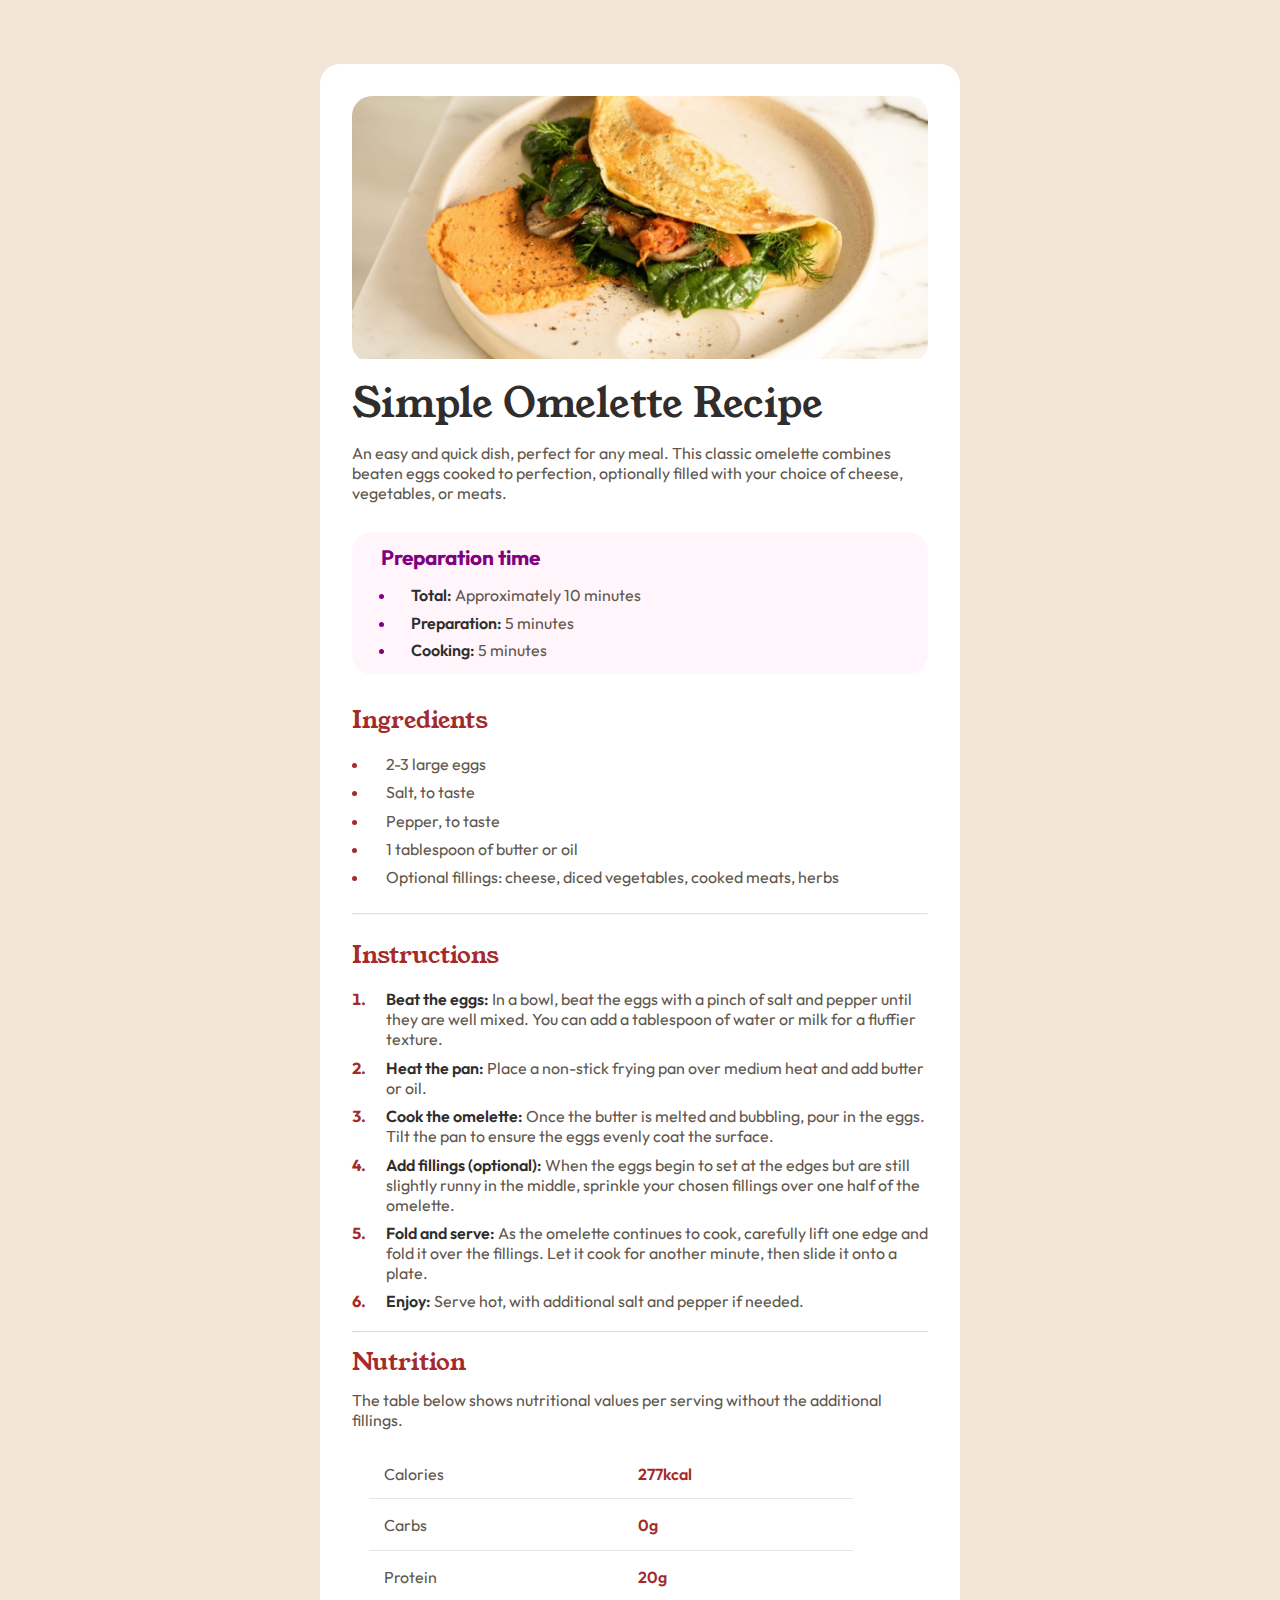
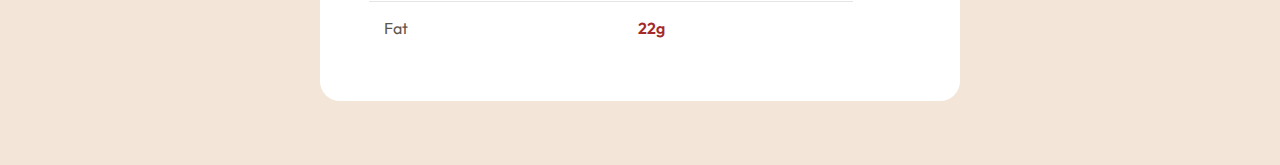
<file: task-7/index.html>
<!DOCTYPE html>
<html lang="en">
  <head>
    <meta charset="UTF-8" />
    <meta name="viewport" content="width=device-width, initial-scale=1.0" />
    <link
      rel="icon"
      type="image/png"
      sizes="32x32"
      href="./assets/images/favicon-32x32.png"
    />
    <link rel="stylesheet" href="style.css" />

    <title>Recipe page</title>
  </head>
  <body>
    <div class="container">
      <div class="img-sec">
        <img src="assets/images/image-omelette.jpeg" alt="image-omelette" />
      </div>
      <div class="main">
        <h1>Simple Omelette Recipe</h1>
        <p>
          An easy and quick dish, perfect for any meal. This classic omelette
          combines beaten eggs cooked to perfection, optionally filled with your
          choice of cheese, vegetables, or meats.
        </p>

        <div class="prep-time">
          <h3>Preparation time</h3>
          <ul>
            <li><span>Total: </span> Approximately 10 minutes</li>
            <li><span>Preparation: </span> 5 minutes</li>
            <li><span>Cooking: </span> 5 minutes</li>
          </ul>
        </div>

        <div class="ingredients">
          <h2>Ingredients</h2>
          <ul>
            <li>2-3 large eggs</li>
            <li>Salt, to taste</li>
            <li>Pepper, to taste</li>
            <li>1 tablespoon of butter or oil</li>
            <li>
              Optional fillings: cheese, diced vegetables, cooked meats, herbs
            </li>
          </ul>
        </div>
      </div>
      <hr />
      <div class="instructions">
        <h2>Instructions</h2>
        <ol>
          <li>
            <span>Beat the eggs:</span> In a bowl, beat the eggs with a pinch of
            salt and pepper until they are well mixed. You can add a tablespoon
            of water or milk for a fluffier texture.
          </li>
          <li>
            <span>Heat the pan:</span> Place a non-stick frying pan over medium
            heat and add butter or oil.
          </li>
          <li>
            <span>Cook the omelette:</span> Once the butter is melted and
            bubbling, pour in the eggs. Tilt the pan to ensure the eggs evenly
            coat the surface.
          </li>
          <li>
            <span>Add fillings (optional):</span> When the eggs begin to set at
            the edges but are still slightly runny in the middle, sprinkle your
            chosen fillings over one half of the omelette.
          </li>
          <li>
            <span>Fold and serve:</span> As the omelette continues to cook,
            carefully lift one edge and fold it over the fillings. Let it cook
            for another minute, then slide it onto a plate.
          </li>
          <li>
            <span>Enjoy:</span> Serve hot, with additional salt and pepper if
            needed.
          </li>
        </ol>
      </div>
      <hr />
      <div class="nutrition">
        <h2>Nutrition</h2>
        <p>
          The table below shows nutritional values per serving without the
          additional fillings.
        </p>
        <table class="table">
          <tr>
            <td>Calories</td>
            <td class="values">277kcal</td>
          </tr>
          <tr>
            <td>Carbs</td>
            <td class="values">0g</td>
          </tr>
          <tr>
            <td>Protein</td>
            <td class="values">20g</td>
          </tr>
          <tr>
            <td>Fat</td>
            <td class="values">22g</td>
          </tr>
        </table>
      </div>
    </div>    
  </body>
</html>
</file>
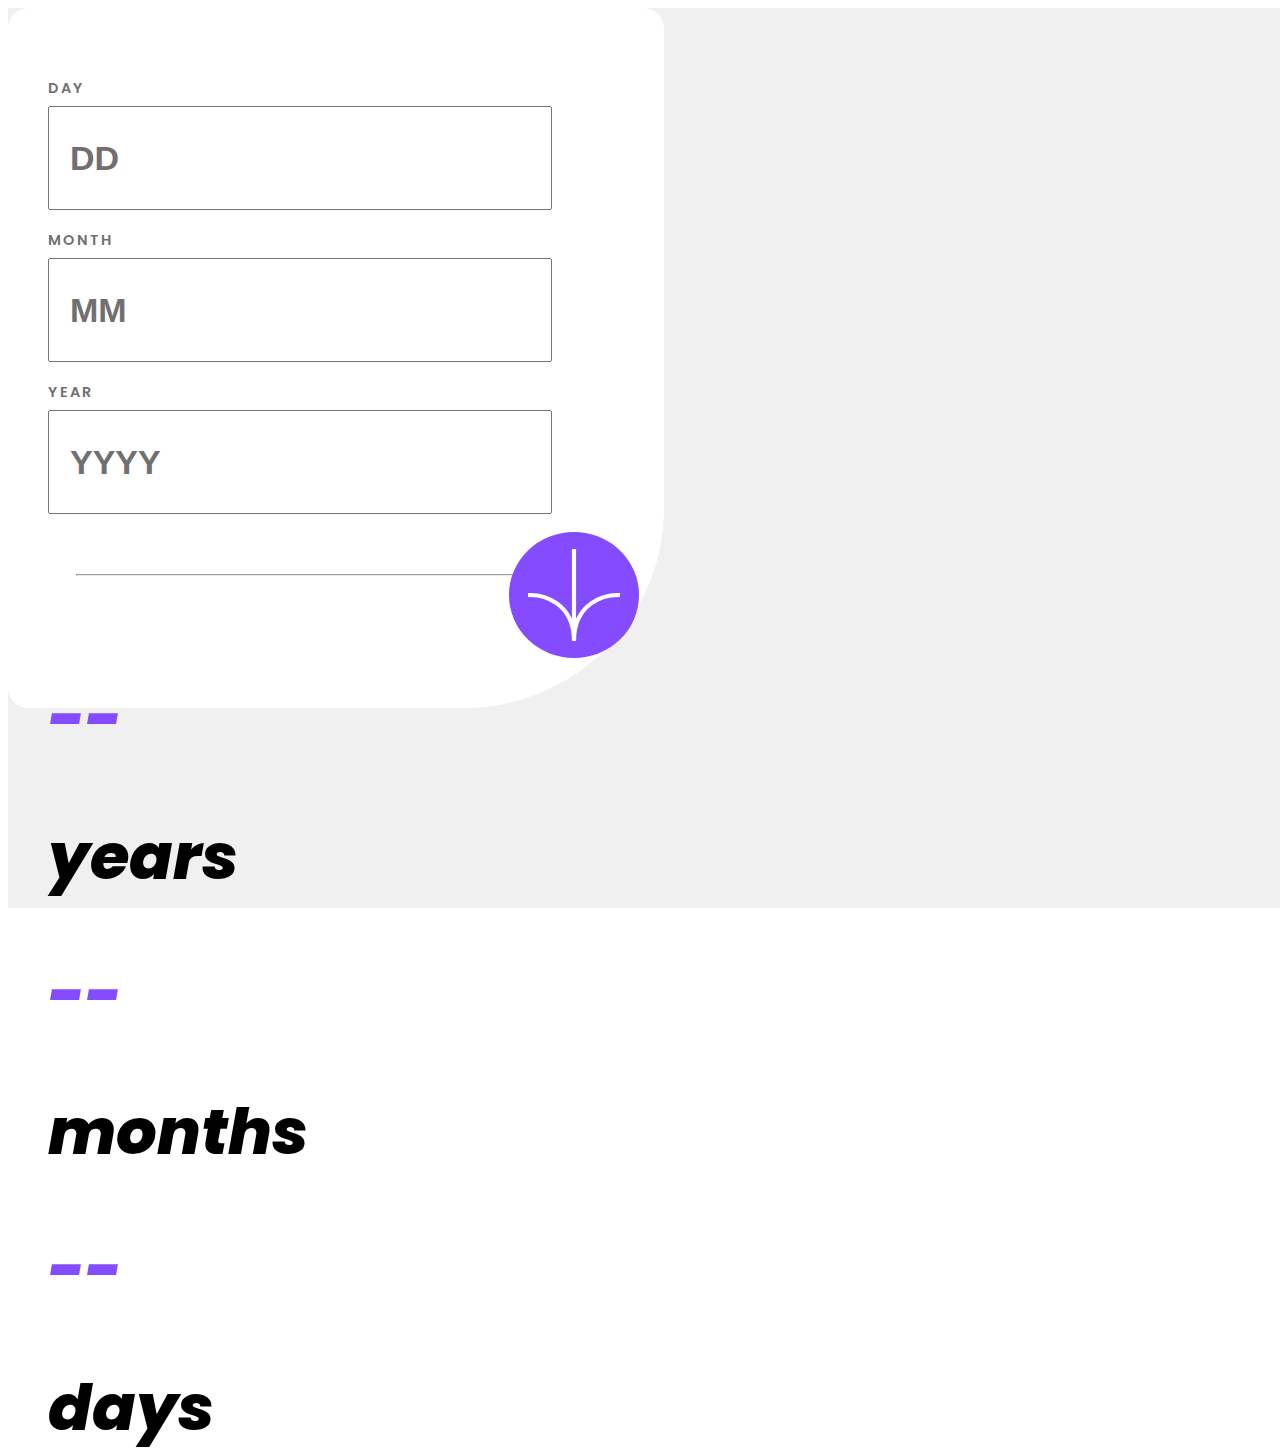
<file: task-8/index.html>
<!DOCTYPE html>
<html lang="en">
  <head>
    <meta charset="UTF-8" />
    <meta name="viewport" content="width=device-width, initial-scale=1.0" />
    <link
      rel="icon"
      type="image/png"
      sizes="32x32"
      href="./assets/favicon-32x32.png"
    />
    <title>Age calculator app</title>
    <link
      href="https://cdn.jsdelivr.net/npm/bootstrap@5.3.0/dist/css/bootstrap.min.css"
      rel="stylesheet"
      integrity="sha384-9ndCyUaIbzAi2FUVXJi0CjmCapSmO7SnpJef0486qhLnuZ2cdeRhO02iuK6FUUVM"
      crossorigin="anonymous"
    />
    <link rel="stylesheet" href="./style.css" />
  </head>

  <body>
    <main class="d-flex justify-content-center align-items-center">
      <div class="wrapper">
        <form class="row g-3 needs-validation" novalidate>
          <div class="col-4 col-xl-3 input-control">
            <label for="dayOfBirth" class="form-label">DAY</label>
            <input
              type="number"
              id="dayOfBirth"
              class="form-control"
              placeholder="DD"
              required
            />
            <div class="feedback"></div>
          </div>

          <div class="col-4 col-xl-3 input-control">
            <label for="monthOfBirth" class="form-label">MONTH</label>
            <input
              type="number"
              id="monthOfBirth"
              class="form-control"
              placeholder="MM"
              required
            />
            <div class="feedback"></div>
          </div>

          <div class="col-4 col-xl-3 input-control">
            <label for="yearOfBirth" class="form-label">YEAR</label>
            <input
              type="number"
              id="yearOfBirth"
              class="form-control"
              placeholder="YYYY"
              required
            />
            <div class="feedback"></div>
          </div>
        </form>

        <hr />

        <div>
          <img
            class="icon-btn"
            id="calculate-age"
            src="./assets/icon-arrow.svg"
            alt=""
          />
        </div>

        <div class="age-info">
          <div class="d-flex align-items-center">
            <span class="me-3 color-purple" id="years">--</span>
            <h1 class="">years</h1>
          </div>

          <div class="d-flex align-items-center">
            <span class="me-3 color-purple" id="months">--</span>
            <h1 class="">months</h1>
          </div>

          <div class="d-flex align-items-center">
            <span class="me-3 color-purple" id="days">--</span>
            <h1 class="">days</h1>
          </div>
        </div>
      </div>
    </main>
  </body>
  <script
    src="https://cdn.jsdelivr.net/npm/@popperjs/core@2.11.8/dist/umd/popper.min.js"
    integrity="sha384-I7E8VVD/ismYTF4hNIPjVp/Zjvgyol6VFvRkX/vR+Vc4jQkC+hVqc2pM8ODewa9r"
    crossorigin="anonymous"
  ></script>
  <script
    src="https://cdn.jsdelivr.net/npm/bootstrap@5.3.0/dist/js/bootstrap.min.js"
    integrity="sha384-fbbOQedDUMZZ5KreZpsbe1LCZPVmfTnH7ois6mU1QK+m14rQ1l2bGBq41eYeM/fS"
    crossorigin="anonymous"
  ></script>
  <script src="script.js"></script>
</html>
</file>
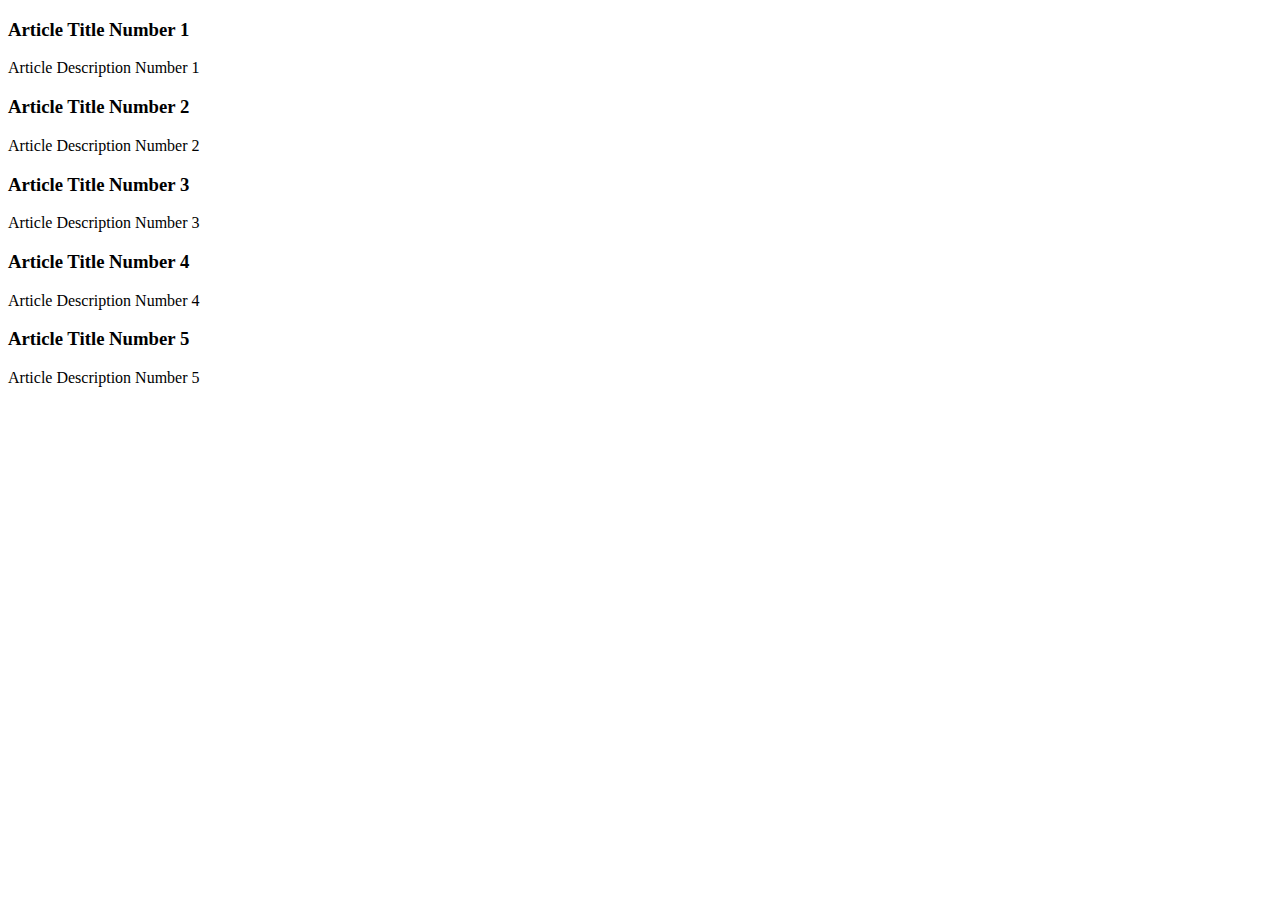
<file: task-9/Elzero-Tasks/task-1.html>
<!DOCTYPE html>
<html lang="en">
  <head>
    <meta charset="UTF-8" />
    <meta name="viewport" content="width=device-width, initial-scale=1.0" />
    <title>Document</title>
  </head>
  <body>
    <div id="root"></div>
    <script src="./task-1.js"></script>
  </body>
</html>
</file>
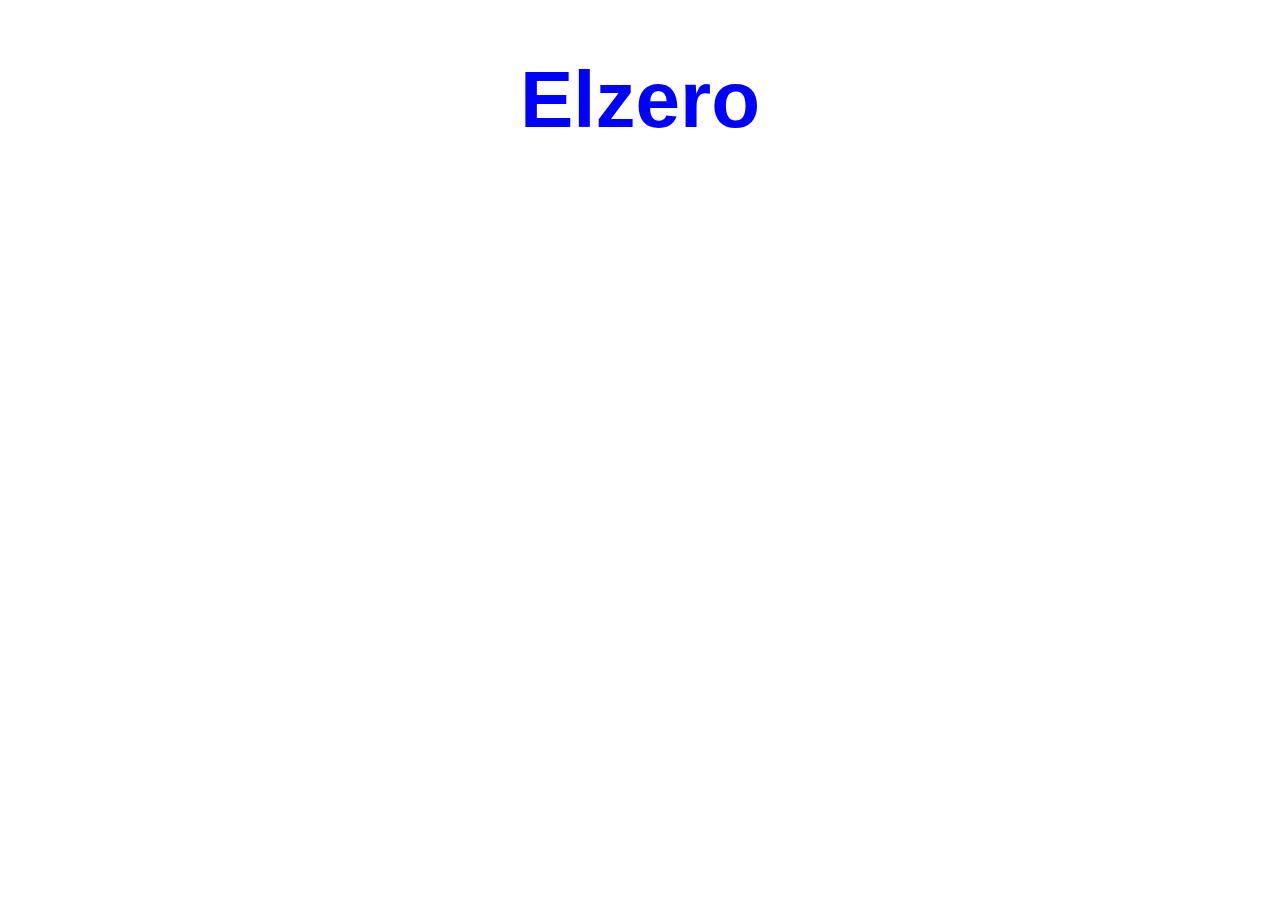
<file: task-2/Elzero-tasks/001-009/task-2.html>
<!DOCTYPE html>
<html lang="en">
  <head>
    <meta charset="UTF-8" />
    <meta http-equiv="X-UA-Compatible" content="IE=edge" />
    <title>Learn JavaScript</title>
  </head>
  <body>
    <h1 id="elzero">Elzero</h1>
    <script>
      let element = document.getElementById("elzero");
      element.style.color = "blue";
      element.style.fontSize = "80px";
      element.style.fontWeight = "bold";
      element.style.textAlign = "center";
      element.style.fontFamily = "Arial";
    </script>
  </body>
</html>
</file>
<file: task-7/style.css>
@font-face {
  font-family: "Young Serif";
  src: url("assets/fonts/young-serif/YoungSerif-Regular.ttf");
}

@font-face {
  font-family: "Outfit";
  src: url("assets/fonts/outfit/Outfit-VariableFont_wght.ttf");
}
:root {
  --White: hsl(0, 0%, 100%);
  --RoseWhite: hsl(330, 100%, 98%);
  --Eggshell: hsl(30, 54%, 90%);
  --WengeBrown: hsl(30, 10%, 34%);
  --DarkCharcoal: hsl(24, 5%, 18%);
}

* {
  margin: 0;
  padding: 0;
  box-sizing: border-box;
}

body {
  background-color: var(--Eggshell);
}

.container {
  background-color: var(--White);
  width: 50%;
  padding: 2.5%;
  margin: 5% auto;
  border-radius: 20px;
  font-family: "Outfit";
}

.img-sec {
  width: 100%;
  border-radius: 20px;
  overflow: hidden;
}

img {
  width: 100%;
  object-fit: cover;
}

h1 {
  color: var(--DarkCharcoal);
  margin: 2% 0;
  font-family: "Young Serif";
  font-size: 2.5rem;
  font-weight: 400;
}

p {
  color: var(--WengeBrown);
  font-weight: 400;
}

.prep-time {
  padding: 2% 5%;
  margin: 5% 0 3%;
  background-color: var(--RoseWhite);
  border-radius: 20px;
  color: var(--WengeBrown);
}

.prep-time > h3 {
  color: purple;
  font-size: 1.3rem;
  padding: 0 0 2%;
}

.prep-time > ul {
  margin-left: 3%;
}

.prep-time > ul > li,
.ingredients ul li,
.instructions ol li {
  padding: 1% 0 0.5% 3%;
}

.prep-time > ul > li::marker {
  font-weight: 700;
  color: purple;
}

span {
  color: var(--DarkCharcoal);
  font-weight: 600;
}

.ingredients,
.instructions {
  color: var(--WengeBrown);
  margin-bottom: 4%;
}

.ingredients h2,
.instructions h2,
.nutrition h2 {
  color: brown;
  font-family: "Young Serif";
  font-weight: 400;
  font-size: 1.5rem;
  padding: 2% 0;
}

.ingredients ul,
.instructions ol {
  margin-left: 3%;
}

hr {
  opacity: 0.3;
}

.instructions {
  margin: 2% 0 3%;
}

.ingredients ul li::marker,
.instructions ol li::marker {
  font-weight: 700;
  color: brown;
}

.table {
  padding: 3% 3% 0;
  width: 90%;
  border-collapse: separate;
  border-spacing: 0 1em;
  color: var(--WengeBrown);
}

.table tr td {
  padding-left: 3%;
  padding-bottom: 3%;
}

.table tr:nth-child(1) td,
.table tr:nth-child(2) td,
.table tr:nth-child(3) td {
  border-bottom: 1px solid rgba(0, 0, 0, 0.1);
}

.values {
  color: brown;
  font-weight: 600;
}

.attribution {
  font-size: 1rem;
  text-align: center;
}
.attribution a {
  color: brown;
}

.line {
  opacity: 0;
}

@media only screen and (max-width: 376px) {
  body {
    background-color: var(--White);
  }
  .container {
    width: 100%;
    margin: 0;
    padding: 0;
    border-radius: 0;
  }
  .img-sec {
    width: 100%;
    border-radius: 0;
  }
  h1 {
    font-size: 1.5rem;
    padding-left: 5%;
  }
  p {
    padding: 0 4%;
    font-size: 0.7rem;
  }
  .prep-time {
    width: 90%;
    margin: 5%;
    padding: 0;
    border-radius: 10px;
  }
  .prep-time h3,
  .prep-time ul li {
    font-size: 0.9rem;
    margin-left: 5%;
  }
  .prep-time ul li,
  .ingredients ul li,
  .instructions ol li,
  .nutrition {
    font-size: 0.7rem;
  }
  .ingredients,
  .instructions {
    margin: 3%;
  }
  .ingredients h2,
  .instructions h2,
  .nutrition h2 {
    font-size: 1.1rem;
  }
  .ingredients ul,
  .instructions ol {
    margin-left: 7%;
  }
  hr {
    width: 90%;
    margin: 0 auto;
  }

  .nutrition {
    margin: 0 0 10% 3%;
  }
  .table tr td {
    padding-left: 10%;
    padding-bottom: 2%;
    font-size: 0.7rem;
  }
  .attribution {
    font-size: 0.65rem;
  }
  .line {
    opacity: 0.3;
  }
}
</file>
<file: task-8/style.css>
@import url("https://fonts.googleapis.com/css2?family=Poppins:ital,wght@0,400;0,700;1,400;1,800&display=swap");

:root {
  --primary-purple: hsl(259, 100%, 65%);
  --primary-red-light: hsl(0, 100%, 67%);
  --secundary-white: hsl(0, 0%, 100%);
  --secundary-off-white: hsl(0, 0%, 94%);
  --secundary-light-gray: hsl(0, 0%, 86%);
  --scundary-smokey-gray: hsl(0, 1%, 44%);
  --scundary-off-black: hsl(0, 0%, 8%);
  --transition: all 0.4s ease;
}

body {
  overflow: hidden;
  font-size: 32px;
  font-family: "Poppins", sans-serif !important;
}

main {
  width: 100vw;
  height: 100vh;
  background-color: var(--secundary-off-white);
}

.wrapper {
  width: 45vw;
  max-width: 900px;
  height: 70vh;
  min-height: 580px;
  max-height: 600px;
  background-color: var(--secundary-white);
  border-radius: 20px 20px 200px 20px;
  padding: 50px 40px;
  transition: var(--transition);
}

.wrapper:hover {
  box-shadow: 0 2px 5px 2px var(--secundary-light-gray);
}

form {
  margin-bottom: 60px !important;
  transition: var(--transition);
}

label {
  font-size: 0.45em;
  font-weight: 600;
  color: var(--scundary-smokey-gray);
  letter-spacing: 2px;
  transition: var(--transition);
}

input::placeholder {
  font-size: 34px;
  color: var(--scundary-smokey-gray) !important;
  font-weight: 600;
  transition: var(--transition);
}

input:focus {
  border-color: var(--primary-purple) !important;
  border-width: 2px !important;
  outline: 0 !important;
  box-shadow: none !important;
  transition: var(--transition);
}

input {
  height: 60px !important;
  padding: 20px !important;
  display: flex;
  align-items: center;
  font-size: 34px !important;
  font-weight: 600 !important;
  color: var(--scundary-off-black) !important;
  transition: var(--transition);
}

input::-webkit-outer-spin-button,
input::-webkit-inner-spin-button {
  -webkit-appearance: none;
  margin: 0;
}

.icon-btn {
  background-color: var(--primary-purple);
  border-radius: 100%;
  height: auto;
  width: 3em;
  padding: 17px;
  position: relative;
  top: -60px;
  right: -80%;
  cursor: pointer;
  transition: var(--transition);
}

.icon-btn:hover {
  background-color: var(--scundary-off-black);
}

.validation-text {
  margin-top: 5px;
  font-size: 12px;
  margin-bottom: -22px;
  display: none;
}

hr {
  width: 90%;
  transition: var(--transition);
}

h1,
span {
  font-size: 2em;
  font-weight: 800;
  font-style: italic;
  transition: var(--transition);
}

.age-info {
  margin-top: -60px !important;
}

.color-purple {
  color: var(--primary-purple);
}

.color-red {
  color: var(--primary-red-light);
}

/* Dynamic classes  */

.border-red {
  border-color: var(--primary-red-light) !important;
}

.error {
  display: block;
}
.success {
  display: none;
}

@media (max-width: 1200px) {
  form {
    margin-bottom: 50px;
  }

  h1,
  span {
    font-size: 1.8em;
  }

  hr {
    width: 100%;
  }

  .icon-btn {
    width: 2em;
    padding: 12px;
    top: -50px;
    right: -50%;
    transform: translateX(-50%);
  }

  .age-info {
    margin-top: -40px !important;
  }
}

@media (max-width: 992px) {
  h1,
  span {
    font-size: 1.6em;
  }

  .wrapper {
    width: 60vw;
  }
}

@media (max-width: 768px) {
  input {
    padding: 10px !important;
    font-size: 18px !important;
  }

  input::placeholder {
    font-size: 18px;
  }
}

@media (max-width: 576px) {
  .wrapper {
    width: 95vw;
  }

  .age-info {
    margin-top: 35px;
  }

  .validation-text {
    font-size: 10px;
  }
}

@media (max-width: 360px) {
  h1,
  span {
    font-size: 1.2em;
  }

  .wrapper {
    padding: 50px 20px;
  }

  label {
    font-size: 0.4em;
  }

  input {
    font-size: 16px !important;
  }

  input::placeholder {
    font-size: 16px;
  }
}
</file>
